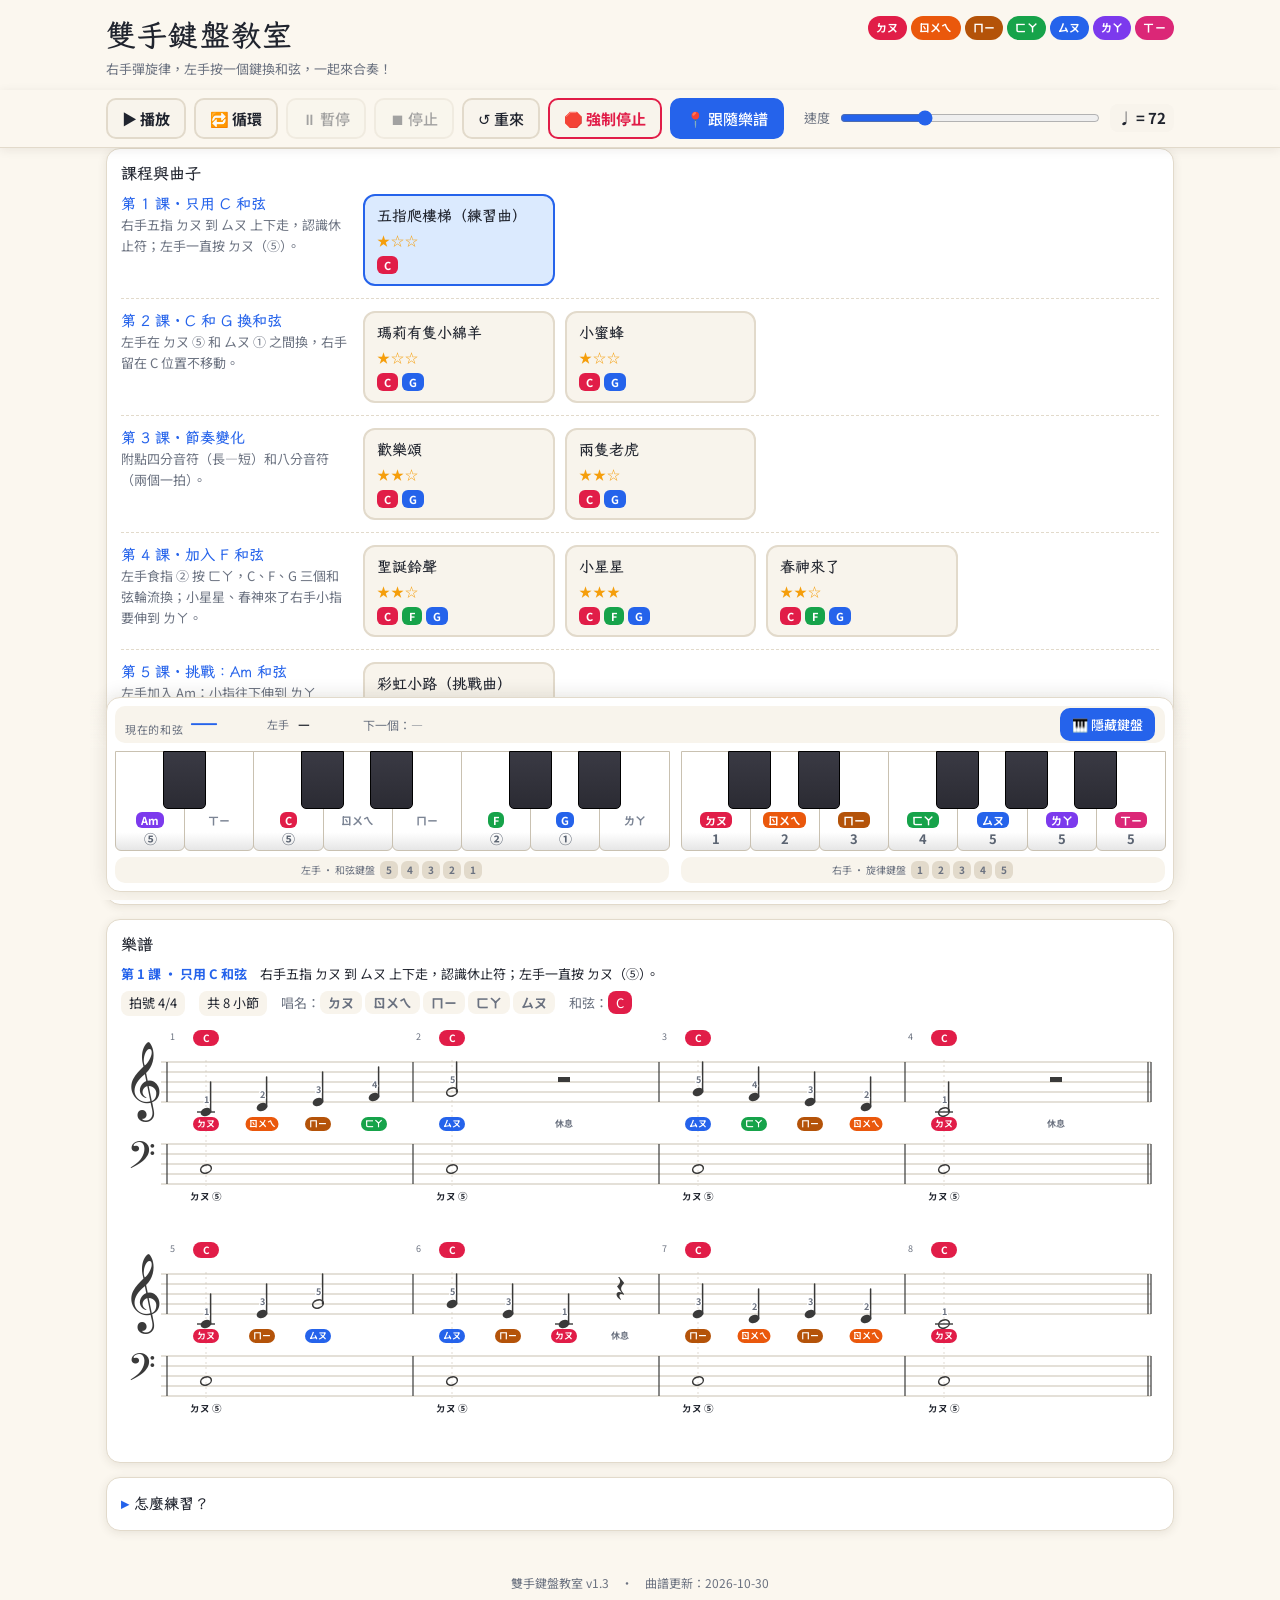
<file: index.html>
<!DOCTYPE html>
<html lang="zh-Hant">
<head>
<meta charset="utf-8">
<meta name="viewport" content="width=device-width, initial-scale=1">
<meta name="color-scheme" content="light dark">
<link rel="preconnect" href="https://fonts.googleapis.com">
<link rel="preconnect" href="https://fonts.gstatic.com" crossorigin>
<link href="https://fonts.googleapis.com/css2?family=LXGW+WenKai+TC:wght@400;700&family=Noto+Sans+TC:wght@400;500;700&family=Noto+Music&display=swap" rel="stylesheet">
<title>雙手鍵盤教室</title>
<link rel="stylesheet" href="style.css">
</head>
<body data-role="student">

<header class="app-header">
  <div class="title-wrap">
    <h1>雙手鍵盤教室</h1>
    <p class="subtitle">右手彈旋律，左手按一個鍵換和弦，一起來合奏！</p>
  </div>
  <div class="solfege-strip" id="solfegeStrip"></div>
</header>

<div class="playbar" id="playBar">
  <div class="playbar-in">
    <div class="pb-btns">
      <button class="btn primary" id="btnOnce" aria-pressed="false">▶ 播放</button>
      <button class="btn primary" id="btnLoop" aria-pressed="false">🔁 循環</button>
      <button class="btn" id="btnPause" aria-pressed="false" disabled>⏸ 暫停</button>
      <button class="btn" id="btnStop" disabled>⏹ 停止</button>
      <button class="btn" id="btnRestart">↺ 重來</button>
      <button class="btn danger" id="btnKill" title="強制關掉所有聲音（聲音卡住或網頁怪怪的時候用）">🛑 強制停止</button>
      <button class="btn" id="btnFollow" aria-pressed="true" title="播放時自動捲動樂譜">📍 跟隨樂譜</button>
    </div>
    <div class="pb-speed">
      <label class="field" for="bpmRange">速度</label>
      <input type="range" id="bpmRange" min="50" max="120" step="1" value="72">
      <span class="value-tag" id="bpmValue">♩ = 72</span>
    </div>
  </div>
</div>

<main>
  <div class="card problems" id="songProblems" role="alert" hidden></div>

  <section class="card" aria-labelledby="songsTitle">
    <h2 id="songsTitle">課程與曲子</h2>
    <div class="lessons" id="songGrid"></div>
  </section>

  <details class="card" id="practiceCard">
    <summary>練習設定（速度階梯、伴奏節奏、左手伴奏、練習段落）</summary>
    <div class="more-body">
    <p class="lock-note" hidden>🔒 播放中，這裡先鎖住。要修改請先按上方的「⏹ 停止」。</p>

    <div class="ctrl-row">
      <button class="btn small" id="btnLadder" aria-pressed="false">🪜 速度階梯</button>
      <label class="field" for="ladderStep">每遍加</label>
      <select id="ladderStep"><option value="2">2</option><option value="4">4</option><option value="6">6</option><option value="8">8</option></select>
      <label class="field" for="ladderMax">最快到</label>
      <select id="ladderMax"></select>
      <span class="ladder-info" id="ladderInfo"></span>
    </div>

    <div class="ctrl-row">
      <label class="field" for="rhythmSel">伴奏節奏</label>
      <select id="rhythmSel">
        <option value="march">進行曲（蹦恰蹦恰）</option>
        <option value="lyric">抒情（分解和弦）</option>
        <option value="pop">流行（8 Beat）</option>
      </select>
    </div>

    <div class="ctrl-row" style="align-items:flex-start;">
      <span class="field" style="flex:0 0 auto;">左手伴奏</span>
      <div style="flex:1 1 auto;min-width:0;">
        <div class="mode-row" id="arpRow"></div>
        <div class="range-info" id="arpInfo"></div>
      </div>
    </div>

    <div class="ctrl-row" style="align-items:flex-start;">
      <span class="field" style="flex:0 0 auto;">練習段落</span>
      <div style="flex:1 1 auto;min-width:0;">
        <div class="range-row" id="rangeRow"></div>
        <div class="range-info" id="rangeInfo"></div>
      </div>
    </div>
    </div>
  </details>

  <details class="card" id="moreSettings">
    <summary>更多設定（練習模式、網頁聲音、音名提示、延音踏板、混音器）</summary>
    <div class="more-body">
      <p class="lock-note" hidden>🔒 播放中，這裡先鎖住。要修改請先按上方的「⏹ 停止」。</p>
      <div class="ctrl-row">
        <span class="field" style="flex:0 0 auto;">練習模式</span>
        <div class="mode-row" id="modeRow"></div>
      </div>

      <div class="ctrl-row">
        <span class="field" style="flex:0 0 auto;">網頁聲音</span>
        <div class="voice-row" id="voiceRow"></div>
      </div>

      <div class="ctrl-row">
        <span class="field" style="flex:0 0 auto;">音名提示</span>
        <button class="btn small" id="btnPill" aria-pressed="true"></button>
      </div>

      <div class="switch-line">
        <button class="switch" id="sustainSw" aria-pressed="true" aria-label="延音踏板"></button>
        <span>延音踏板 Sustain</span>
      </div>

      <div class="mixer" id="mixer" style="margin-top:10px;"></div>
    </div>
  </details>

  <section class="card" aria-labelledby="scoreTitle">
    <h2 id="scoreTitle">樂譜</h2>
    <div class="score-meta" id="scoreMeta"></div>
    <div class="score-wrap" id="scoreWrap"></div>
  </section>


  <details class="card">
    <summary>怎麼練習？</summary>
    <div class="tips-body">
      <h3>一步一步來</h3>
      <ul>
        <li><b>聽示範</b>：先聽整首，看樂譜上的音符跟著亮。</li>
        <li><b>練右手</b>：跟著旋律唱唱名，再用右手彈。</li>
        <li><b>練左手</b>：只聽和弦，記住什麼時候換和弦。</li>
        <li><b>雙手合奏</b>：兩手一起，速度先放慢。</li>
        <li><b>配電子琴</b>：網頁只留節拍聲，在電子琴上自己彈。</li>
      </ul>
      <h3>小提醒</h3>
      <ul>
        <li>點樂譜上的小節，可以只練那一段；按「一直循環」就會重複播放。</li>
        <li>彈不順就把速度調慢，順了再用「速度階梯」慢慢加快。</li>
        <li>平板或手機如果沒有聲音，先點一下畫面上的按鈕，再確認不是靜音模式。</li>
      </ul>
    </div>
  </details>

</main>
<p class="app-version" id="appVersion"></p>


<footer class="sticky-footer" id="stickyFooter">
  <div class="kb-shell">
    <div class="now-chord" id="nowChord">
      <div class="nc-cell"><span class="nc-label">現在的和弦</span><span class="nc-value" id="ncValue">—</span></div>
      <div class="nc-cell"><span class="nc-label">左手</span><span class="nc-left" id="ncLeft">—</span></div>
      <div class="nc-cell"><span class="nc-next" id="ncNext">下一個：—</span></div>
      <button class="btn small kb-toggle" id="btnKeys" aria-pressed="true" aria-controls="kbBody">🎹 隱藏鍵盤</button>
    </div>
    <div class="kb-body" id="kbBody">
      <div class="kb-block kb-left">
        <div class="keys" id="keysL"></div>
        <div class="hand" id="handL"><span class="hlabel">左手</span></div>
      </div>
      <div class="kb-block kb-right">
        <div class="keys" id="keysR"></div>
        <div class="hand" id="handR"><span class="hlabel">右手</span></div>
      </div>
    </div>
  </div>
</footer>

<script src="songs.js"></script>
<script src="app.js"></script>
</body>
</html>
</file>
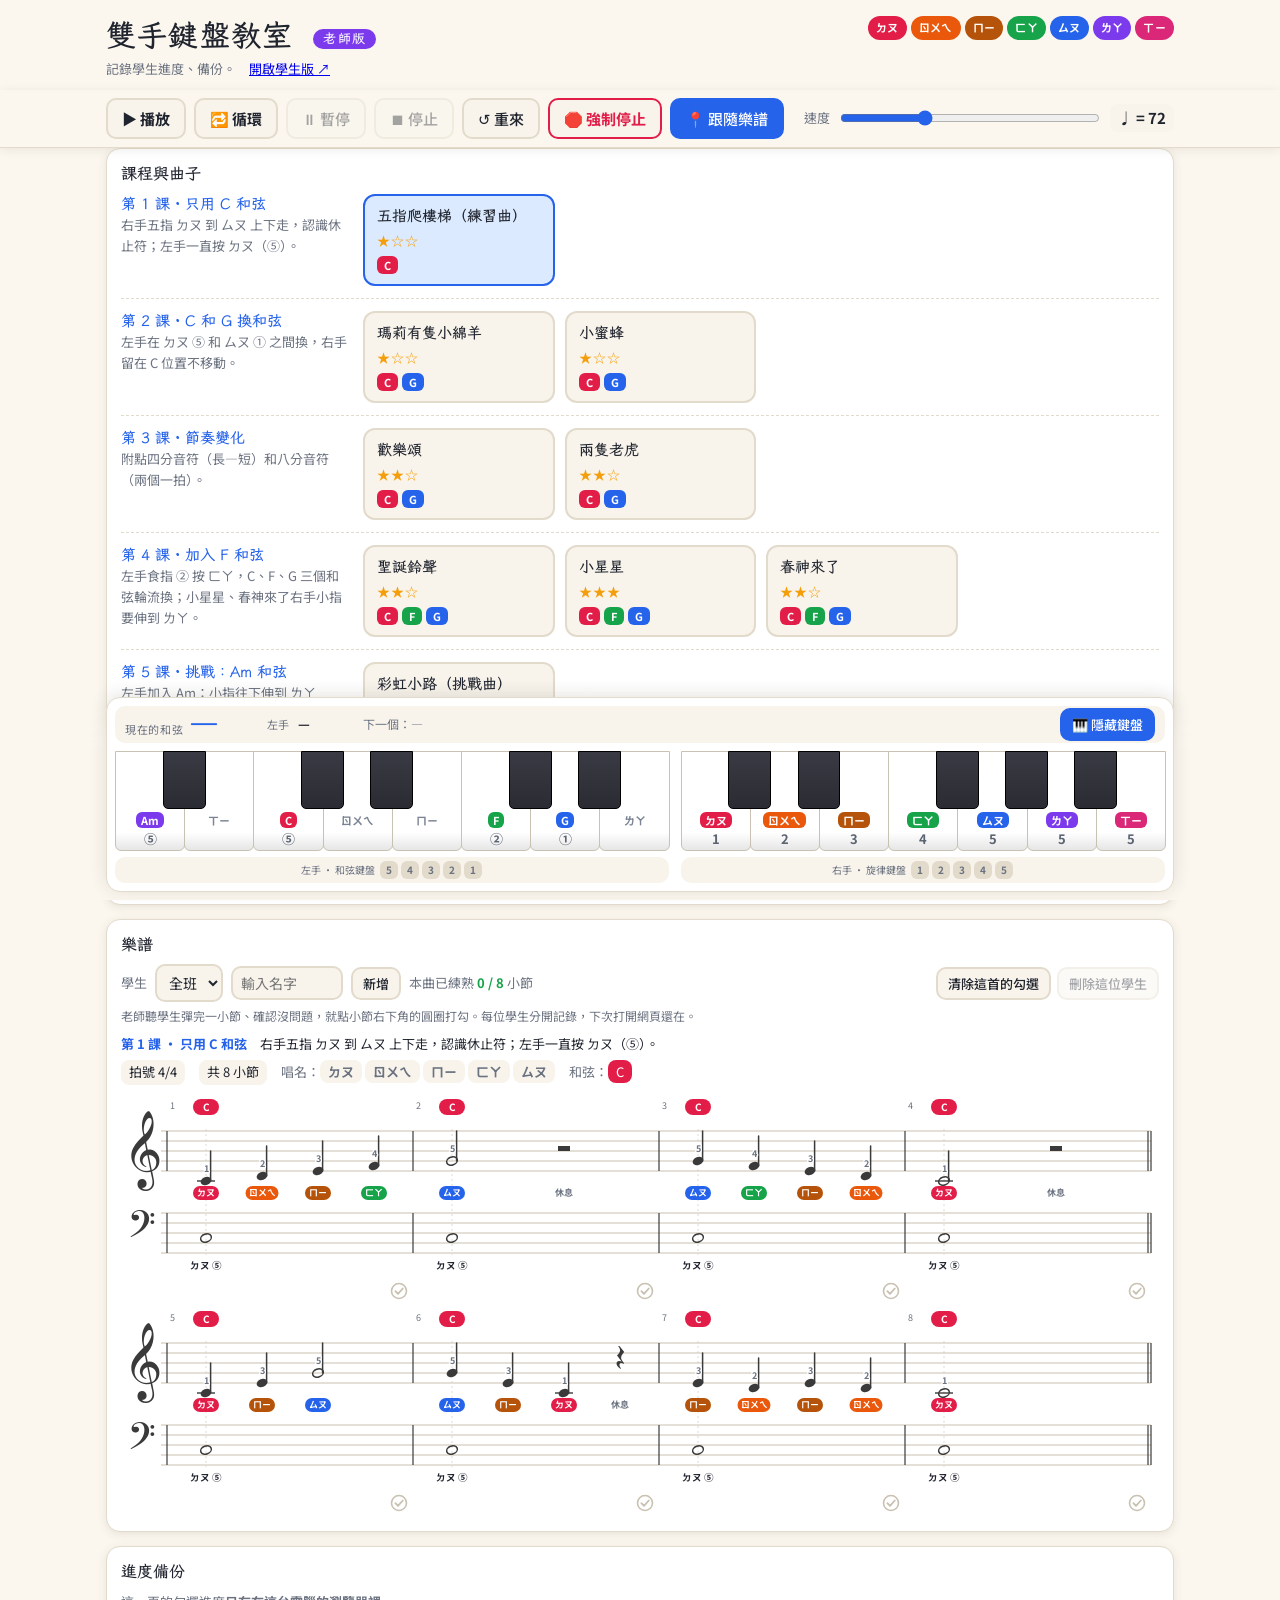
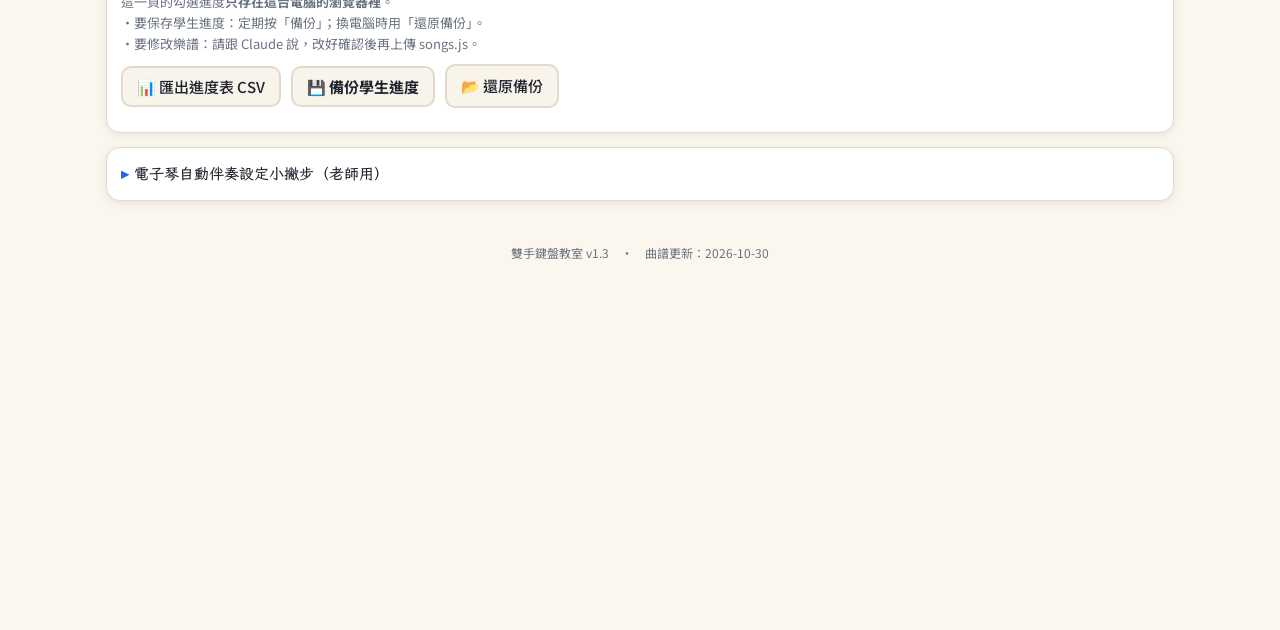
<file: teacher.html>
<!DOCTYPE html>
<html lang="zh-Hant">
<head>
<meta charset="utf-8">
<meta name="viewport" content="width=device-width, initial-scale=1">
<meta name="color-scheme" content="light dark">
<link rel="preconnect" href="https://fonts.googleapis.com">
<link rel="preconnect" href="https://fonts.gstatic.com" crossorigin>
<link href="https://fonts.googleapis.com/css2?family=LXGW+WenKai+TC:wght@400;700&family=Noto+Sans+TC:wght@400;500;700&family=Noto+Music&display=swap" rel="stylesheet">
<meta name="robots" content="noindex, nofollow">
<title>雙手鍵盤教室（老師版）</title>
<link rel="stylesheet" href="style.css">
</head>
<body data-role="teacher">

<header class="app-header">
  <div class="title-wrap">
    <h1>雙手鍵盤教室 <span class="role-badge">老師版</span></h1>
    <p class="subtitle">記錄學生進度、備份。　<a href="index.html" target="_blank" rel="noopener">開啟學生版 ↗</a></p>
  </div>
  <div class="solfege-strip" id="solfegeStrip"></div>
</header>

<div class="playbar" id="playBar">
  <div class="playbar-in">
    <div class="pb-btns">
      <button class="btn primary" id="btnOnce" aria-pressed="false">▶ 播放</button>
      <button class="btn primary" id="btnLoop" aria-pressed="false">🔁 循環</button>
      <button class="btn" id="btnPause" aria-pressed="false" disabled>⏸ 暫停</button>
      <button class="btn" id="btnStop" disabled>⏹ 停止</button>
      <button class="btn" id="btnRestart">↺ 重來</button>
      <button class="btn danger" id="btnKill" title="強制關掉所有聲音（聲音卡住或網頁怪怪的時候用）">🛑 強制停止</button>
      <button class="btn" id="btnFollow" aria-pressed="true" title="播放時自動捲動樂譜">📍 跟隨樂譜</button>
    </div>
    <div class="pb-speed">
      <label class="field" for="bpmRange">速度</label>
      <input type="range" id="bpmRange" min="50" max="120" step="1" value="72">
      <span class="value-tag" id="bpmValue">♩ = 72</span>
    </div>
  </div>
</div>

<main>
  <div class="card problems" id="songProblems" role="alert" hidden></div>

  <section class="card" aria-labelledby="songsTitle">
    <h2 id="songsTitle">課程與曲子</h2>
    <div class="lessons" id="songGrid"></div>
  </section>

  <details class="card" id="practiceCard">
    <summary>練習設定（速度階梯、伴奏節奏、左手伴奏、練習段落）</summary>
    <div class="more-body">
    <p class="lock-note" hidden>🔒 播放中，這裡先鎖住。要修改請先按上方的「⏹ 停止」。</p>

    <div class="ctrl-row">
      <button class="btn small" id="btnLadder" aria-pressed="false">🪜 速度階梯</button>
      <label class="field" for="ladderStep">每遍加</label>
      <select id="ladderStep"><option value="2">2</option><option value="4">4</option><option value="6">6</option><option value="8">8</option></select>
      <label class="field" for="ladderMax">最快到</label>
      <select id="ladderMax"></select>
      <span class="ladder-info" id="ladderInfo"></span>
    </div>

    <div class="ctrl-row">
      <label class="field" for="rhythmSel">伴奏節奏</label>
      <select id="rhythmSel">
        <option value="march">進行曲（蹦恰蹦恰）</option>
        <option value="lyric">抒情（分解和弦）</option>
        <option value="pop">流行（8 Beat）</option>
      </select>
    </div>

    <div class="ctrl-row" style="align-items:flex-start;">
      <span class="field" style="flex:0 0 auto;">左手伴奏</span>
      <div style="flex:1 1 auto;min-width:0;">
        <div class="mode-row" id="arpRow"></div>
        <div class="range-info" id="arpInfo"></div>
      </div>
    </div>

    <div class="ctrl-row" style="align-items:flex-start;">
      <span class="field" style="flex:0 0 auto;">練習段落</span>
      <div style="flex:1 1 auto;min-width:0;">
        <div class="range-row" id="rangeRow"></div>
        <div class="range-info" id="rangeInfo"></div>
      </div>
    </div>
    </div>
  </details>

  <details class="card" id="moreSettings">
    <summary>更多設定（練習模式、網頁聲音、音名提示、延音踏板、混音器）</summary>
    <div class="more-body">
      <p class="lock-note" hidden>🔒 播放中，這裡先鎖住。要修改請先按上方的「⏹ 停止」。</p>
      <div class="ctrl-row">
        <span class="field" style="flex:0 0 auto;">練習模式</span>
        <div class="mode-row" id="modeRow"></div>
      </div>

      <div class="ctrl-row">
        <span class="field" style="flex:0 0 auto;">網頁聲音</span>
        <div class="voice-row" id="voiceRow"></div>
      </div>

      <div class="ctrl-row">
        <span class="field" style="flex:0 0 auto;">音名提示</span>
        <button class="btn small" id="btnPill" aria-pressed="true"></button>
      </div>

      <div class="switch-line">
        <button class="switch" id="sustainSw" aria-pressed="true" aria-label="延音踏板"></button>
        <span>延音踏板 Sustain</span>
      </div>

      <div class="mixer" id="mixer" style="margin-top:10px;"></div>
    </div>
  </details>

  <section class="card" aria-labelledby="scoreTitle">
    <h2 id="scoreTitle">樂譜</h2>
    <div class="teacher-row">
      <label class="field" for="studentSel">學生</label>
      <select id="studentSel"></select>
      <input id="newStudent" type="text" maxlength="20" placeholder="輸入名字" aria-label="新增學生名字">
      <button class="btn small" id="btnAddStudent">新增</button>
      <span class="progress-info" id="progressInfo"></span>
      <span class="teacher-actions">
        <button class="btn small" id="btnClearDone">清除這首的勾選</button>
        <button class="btn small" id="btnDelStudent">刪除這位學生</button>
      </span>
    </div>
    <p class="teacher-hint">老師聽學生彈完一小節、確認沒問題，就點小節右下角的圓圈打勾。每位學生分開記錄，下次打開網頁還在。</p>
    <div class="score-meta" id="scoreMeta"></div>
    <div class="score-wrap" id="scoreWrap"></div>
  </section>

  <section class="card teacher-tools" aria-labelledby="toolsTitle">
    <h2 id="toolsTitle">進度備份</h2>
    <p class="tool-note">
      這一頁的勾選進度<b>只存在這台電腦的瀏覽器裡</b>。<br>
      ・要保存學生進度：定期按「備份」；換電腦時用「還原備份」。<br>
      ・要修改樂譜：請跟 Claude 說，改好確認後再上傳 songs.js。
    </p>
    <div class="ctrl-row">
      <button class="btn" id="btnExportCSV">📊 匯出進度表 CSV</button>
      <button class="btn primary" id="btnBackup">💾 備份學生進度</button>
      <label class="btn file-btn">📂 還原備份<input type="file" id="restoreFile" accept=".json,application/json" aria-label="選擇備份檔"></label>
    </div>
    <p id="toolMsg" style="font-weight:700;margin:6px 0 0;"></p>
  </section>

  <details class="card">
    <summary>電子琴自動伴奏設定小撇步（老師用）</summary>
    <div class="tips-body">
      <h3>一、開啟「單指和弦」模式</h3>
      <ul>
        <li>在電子琴上找到「自動伴奏」或「和弦模式」的按鈕，切換到「單指和弦」。這樣左手只要按一個鍵，就能彈出整個和弦。</li>
        <li>如果電子琴只有「多指和弦」，也可以請學生按三個音，本頁的左手練習仍可先按一個鍵建立概念。</li>
      </ul>
      <h3>二、把速度設成跟本頁一樣</h3>
      <ul>
        <li>先在本頁把速度調到學生覺得舒服的數字，再按電子琴上的「速度」鍵把數字調成一樣，兩邊就會同步。</li>
        <li>建議從 ♩ = 60～72 開始，熟練後再慢慢加快。</li>
      </ul>
      <h3>三、左手在分割點左邊按 ㄉㄡ、ㄈㄚ、ㄙㄡ</h3>
      <ul>
        <li>電子琴通常有一個「分割點」，分割點左邊是伴奏區。請學生把手放在分割點左邊。</li>
        <li>左手只需要按三個位置：ㄉㄡ（C）、ㄈㄚ（F）、ㄙㄡ（G），手不需要移動，靠手指伸縮即可。</li>
        <li>本頁的左手指法：ㄉㄡ 用第 ⑤ 指、ㄈㄚ 用第 ② 指、ㄙㄡ 用第 ① 指。</li>
        <li>第 5 課的挑戰曲多了 Am（A 小和弦）：左手小指 ⑤ 往下伸到比 ㄉㄡ 低的 ㄌㄚ，換和弦時手要稍微移動。電子琴單指和弦要彈出小和弦的方法依機型不同（常見做法是按 ㄌㄚ 加左邊一個黑鍵），請對照琴的說明書。</li>
      </ul>
      <h3>四、左手手型</h3>
      <ul>
        <li>手掌輕輕拱起，像握著一顆網球，手腕放鬆不要壓低。</li>
        <li>按鍵時指尖出力，手指不要伸直拍打鍵盤。</li>
        <li>換和弦時只要手指動，手腕幾乎不動，這樣速度才能穩定。</li>
      </ul>
      <h3>五、課堂流程建議</h3>
      <ul>
        <li>先用「聽示範」讓學生熟悉旋律與和弦的搭配。</li>
        <li>再用「練右手」只聽旋律加節拍，讓學生跟著唱唱名。</li>
        <li>接著「練左手」只聽和弦，感受換和弦的時機。</li>
        <li>最後「配電子琴」關掉網頁聲音，學生在電子琴上實際雙手合奏，網頁只留節拍聲。</li>
      </ul>
    </div>
  </details>

</main>
<p class="app-version" id="appVersion"></p>


<footer class="sticky-footer" id="stickyFooter">
  <div class="kb-shell">
    <div class="now-chord" id="nowChord">
      <div class="nc-cell"><span class="nc-label">現在的和弦</span><span class="nc-value" id="ncValue">—</span></div>
      <div class="nc-cell"><span class="nc-label">左手</span><span class="nc-left" id="ncLeft">—</span></div>
      <div class="nc-cell"><span class="nc-next" id="ncNext">下一個：—</span></div>
      <button class="btn small kb-toggle" id="btnKeys" aria-pressed="true" aria-controls="kbBody">🎹 隱藏鍵盤</button>
    </div>
    <div class="kb-body" id="kbBody">
      <div class="kb-block kb-left">
        <div class="keys" id="keysL"></div>
        <div class="hand" id="handL"><span class="hlabel">左手</span></div>
      </div>
      <div class="kb-block kb-right">
        <div class="keys" id="keysR"></div>
        <div class="hand" id="handR"><span class="hlabel">右手</span></div>
      </div>
    </div>
  </div>
</footer>

<script src="songs.js"></script>
<script src="app.js"></script>
</body>
</html>
</file>
<file: style.css>
:root{
  --do:#e11d48; --re:#ea580c; --mi:#b45309; --fa:#16a34a;
  --sol:#2563eb; --la:#7c3aed; --si:#db2777;
  --bg:#fbf7ef; --bg2:#f2ece0; --panel:#ffffff; --panel2:#f8f4ec;
  --text:#20242e; --muted:#6b7280; --line:#e2dacb;
  --staff:#3a3a3a; --staff-soft:#c9c1b1;
  --accent:#2563eb; --accent-soft:#dbeafe; --glow:#f59e0b; --bar-hl:#eef3ff;
  --key-white:#ffffff; --key-white-edge:#c9c1b1; --key-black:#2b2b33; --key-press:#fbbf24;
  --shadow:0 2px 10px rgba(60,50,30,.10); --radius:14px;
}
@media (prefers-color-scheme: dark){
  :root:not([data-theme="light"]){
    --do:#fb7185; --re:#fb923c; --mi:#fbbf24; --fa:#4ade80;
    --sol:#60a5fa; --la:#a78bfa; --si:#f472b6;
    --bg:#14161c; --bg2:#1b1e26; --panel:#1f232c; --panel2:#252a34;
    --text:#e8e9ee; --muted:#9aa3b2; --line:#343a46;
    --staff:#d6d9e0; --staff-soft:#4a5260;
    --accent:#60a5fa; --accent-soft:#1e3a5f; --glow:#fbbf24; --bar-hl:#232c3d;
    --key-white:#e9ecf2; --key-white-edge:#565f6e; --key-black:#12151b; --key-press:#fbbf24;
    --shadow:0 2px 12px rgba(0,0,0,.45);
  }
}
:root[data-theme="dark"]{
  --do:#fb7185; --re:#fb923c; --mi:#fbbf24; --fa:#4ade80;
  --sol:#60a5fa; --la:#a78bfa; --si:#f472b6;
  --bg:#14161c; --bg2:#1b1e26; --panel:#1f232c; --panel2:#252a34;
  --text:#e8e9ee; --muted:#9aa3b2; --line:#343a46;
  --staff:#d6d9e0; --staff-soft:#4a5260;
  --accent:#60a5fa; --accent-soft:#1e3a5f; --glow:#fbbf24; --bar-hl:#232c3d;
  --key-white:#e9ecf2; --key-white-edge:#565f6e; --key-black:#12151b; --key-press:#fbbf24;
  --shadow:0 2px 12px rgba(0,0,0,.45);
}
*,*::before,*::after{ box-sizing:border-box; }
html,body{ max-width:100%; }
body{
  margin:0; background:var(--bg); color:var(--text);
  font-family:"Noto Sans TC","PingFang TC","Microsoft JhengHei",system-ui,sans-serif;
  font-size:15px; line-height:1.6; overflow-x:hidden;
  -webkit-text-size-adjust:100%; padding-bottom:8px;
}
h1,h2,h3{ font-family:"LXGW WenKai TC","Noto Sans TC",serif; margin:0; line-height:1.3; }
button{ font-family:inherit; font-size:inherit; color:inherit; }
:focus-visible{ outline:3px solid var(--accent); outline-offset:2px; border-radius:8px; }
.app-header{
  display:flex; align-items:flex-start; justify-content:space-between;
  gap:12px; flex-wrap:wrap; padding:16px 16px 10px;
  max-width:1100px; margin:0 auto;
}
.app-header h1{ font-size:clamp(22px,5vw,30px); letter-spacing:.04em; }
.subtitle{ margin:4px 0 0; color:var(--muted); font-size:13px; }
.solfege-strip{ display:flex; gap:4px; flex-wrap:wrap; }
.solfege-strip .sf{
  display:inline-block; padding:3px 8px; border-radius:999px;
  font-size:11px; font-weight:700; color:#fff;
  background:var(--c); letter-spacing:.03em; white-space:nowrap;
}
main{ max-width:1100px; margin:0 auto; padding:0 16px 20px; }
.card{
  background:var(--panel); border:1px solid var(--line); border-radius:var(--radius);
  padding:14px; margin-bottom:14px; box-shadow:var(--shadow);
}
.card > h2{ font-size:16px; margin-bottom:10px; }
.song-grid{ display:grid; grid-template-columns:repeat(4,1fr); gap:10px; }
@media (max-width:640px){ .song-grid{ grid-template-columns:repeat(2,1fr); } }
.song-card{
  display:flex; flex-direction:column; gap:6px; align-items:flex-start;
  background:var(--panel2); border:2px solid var(--line); border-radius:12px;
  padding:10px 12px; cursor:pointer; text-align:left;
  transition:border-color .15s, background .15s, transform .12s; min-height:88px;
}
.song-card:hover{ transform:translateY(-1px); }
.song-card[aria-pressed="true"]{ border-color:var(--accent); background:var(--accent-soft); }
.sc-title{ font-family:"LXGW WenKai TC",serif; font-weight:700; font-size:15px; }
.sc-stars{ color:#f59e0b; font-size:13px; letter-spacing:1px; }
.sc-chords{ display:flex; gap:4px; flex-wrap:wrap; }
.ch-chip{
  font-style:normal; font-size:11px; font-weight:700; color:#fff;
  background:var(--c); border-radius:6px; padding:1px 7px;
}
.lessons{ display:flex; flex-direction:column; gap:12px; }
.lesson{ display:grid; grid-template-columns:230px minmax(0,1fr); gap:12px; align-items:start;
  border-top:1px dashed var(--line); padding-top:12px; }
.lesson:first-child{ border-top:none; padding-top:0; }
.lesson-head h3{ font-size:15px; color:var(--accent); }
.lesson-head p{ margin:2px 0 0; font-size:13px; color:var(--muted); }
.lesson .song-grid{ grid-template-columns:repeat(auto-fill, minmax(170px, 1fr)); }
@media (max-width:640px){
  .lesson{ grid-template-columns:1fr; gap:6px; }
  .lesson .song-grid{ grid-template-columns:repeat(2, minmax(0,1fr)); }
}
.sc-prog{ font-size:11px; font-weight:700; color:var(--fa); }
.sc-prog.full{ color:#fff; background:var(--fa); border-radius:6px; padding:1px 7px; }
.problems{ border-color:var(--do); color:var(--text); font-size:13px; }
.problems b{ color:var(--do); }
.problems ul{ margin:6px 0 0; padding-left:1.2em; }
.teacher-row{ display:flex; flex-wrap:wrap; gap:8px; align-items:center; margin-bottom:4px; }
.teacher-row input[type=text], .teacher-row input[type=password]{
  font-family:inherit; font-size:14px; color:var(--text); width:8em;
  background:var(--panel2); border:2px solid var(--line); border-radius:10px; padding:5px 8px;
}
.progress-info{ font-size:13px; color:var(--muted); }
.progress-info b{ color:var(--fa); }
.teacher-actions{ display:flex; gap:6px; margin-left:auto; flex-wrap:wrap; }
.btn.warn{ background:var(--do); border-color:var(--do); color:#fff; }
.teacher-hint{ margin:0 0 8px; font-size:12px; color:var(--muted); }
.lesson-goal{ flex-basis:100%; color:var(--text); }
.lesson-goal b{ color:var(--accent); }
.ctrl-row{ display:flex; flex-wrap:wrap; gap:10px; align-items:center; margin-bottom:10px; }
.btn{
  border:2px solid var(--line); background:var(--panel2); border-radius:10px;
  padding:8px 14px; cursor:pointer; font-weight:500;
  transition:background .15s, border-color .15s, color .15s; white-space:nowrap;
}
@media (hover:hover){ .btn:hover{ border-color:var(--accent); } }
.btn[aria-pressed="true"]{ background:var(--accent); border-color:var(--accent); color:#fff; }
.btn.primary{ font-weight:700; }
.btn.small{ padding:5px 10px; font-size:13px; }
.btn:disabled{ opacity:.4; cursor:not-allowed; }
label.field{ display:flex; align-items:center; gap:8px; font-size:13px; color:var(--muted); }
input[type=range]{ accent-color:var(--accent); }
select{
  font-family:inherit; font-size:14px; color:var(--text);
  background:var(--panel2); border:2px solid var(--line);
  border-radius:10px; padding:6px 8px;
}
.value-tag{
  display:inline-block; min-width:56px; text-align:center;
  font-weight:700; color:var(--text);
  background:var(--panel2); border-radius:8px; padding:2px 8px;
  font-variant-numeric:tabular-nums;
}
.range-row{ display:flex; flex-wrap:wrap; gap:6px; align-items:center; }
.range-info{ font-size:13px; color:var(--muted); margin-top:6px; }
.range-info b{ color:var(--accent); }
.mode-row{ display:flex; flex-wrap:wrap; gap:6px; margin-top:4px; }
.ladder-info{ font-size:13px; color:var(--muted); }
.ladder-info b{ color:var(--accent); }
select:disabled{ opacity:.45; }
.voice-row{ display:flex; flex-wrap:wrap; gap:6px; }
.mixer{ display:grid; grid-template-columns:repeat(6,1fr); gap:8px;
  background:var(--panel2); border-radius:12px; padding:10px; }
@media (max-width:640px){ .mixer{ grid-template-columns:repeat(3,1fr); } }
.mixer .ch{ display:flex; flex-direction:column; align-items:center; gap:4px; }
.mixer .ch-name{
  font-size:11px; background:none; border:none; cursor:pointer;
  padding:2px 6px; border-radius:6px; color:var(--muted); font-weight:700; white-space:nowrap;
}
.mixer .ch-name.muted{ color:#fff; background:#ef4444; text-decoration:line-through; }
.mixer input[type=range]{
  writing-mode:vertical-lr; direction:rtl;
  width:24px; height:86px; accent-color:var(--accent); padding:0; margin:0;
}
.mixer .ch-val{ font-size:11px; color:var(--muted); font-variant-numeric:tabular-nums; }
.switch-line{ display:flex; align-items:center; gap:8px; margin-top:10px; font-size:13px; }
.switch{
  position:relative; width:46px; height:26px; border-radius:999px;
  border:2px solid var(--line); background:var(--panel2); cursor:pointer;
  padding:0; flex:0 0 auto;
}
.switch::after{
  content:""; position:absolute; top:2px; left:2px; width:18px; height:18px;
  border-radius:50%; background:var(--muted); transition:left .16s, background .16s;
}
.switch[aria-pressed="true"]{ background:var(--accent); border-color:var(--accent); }
.switch[aria-pressed="true"]::after{ left:22px; background:#fff; }
.score-meta{
  display:flex; flex-wrap:wrap; gap:6px 14px; font-size:13px;
  color:var(--muted); margin-bottom:8px; align-items:center;
}
.score-meta .tag{
  background:var(--panel2); border-radius:8px; padding:2px 8px; color:var(--text);
}
.score-wrap{ width:100%; overflow:hidden; }
.score-svg{ display:block; width:100%; height:auto; touch-action:manipulation; }
.staff-line{ stroke:var(--staff-soft); stroke-width:1; }
.ledger-line{ stroke:var(--staff); stroke-width:1.4; }
.barline{ stroke:var(--staff); stroke-width:1.2; }
.clef{ font-family:"Noto Music","Noto Sans TC",serif; fill:var(--staff); }
.note-head{ fill:var(--staff); }
.note-head.open{ fill:none; stroke:var(--staff); stroke-width:1.5; }
.stem{ stroke:var(--staff); stroke-width:1.5; stroke-linecap:round; }
.flag{ stroke:var(--staff); stroke-width:1.6; fill:none; stroke-linecap:round; }
.dot-note{ fill:var(--staff); }
.fing-text{
  font-family:"Noto Sans TC",sans-serif; font-size:9px; font-weight:700;
  fill:var(--muted); paint-order:stroke; stroke:var(--panel); stroke-width:2.5px;
  stroke-linejoin:round;
}
.bar-num{ font-family:"Noto Sans TC",sans-serif; font-size:9px; fill:var(--muted); }
.solfege-pill{
  font-family:"Noto Sans TC",sans-serif; font-size:9px; font-weight:700;
  fill:#fff;
}
.chord-pill{ font-family:"Noto Sans TC",sans-serif; font-size:10px; font-weight:700; fill:#fff; }
.left-label{
  font-family:"Noto Sans TC",sans-serif; font-size:9.5px; font-weight:700;
  fill:var(--text);
}
.bar-hit{ fill:transparent; cursor:pointer; }
.beat-guide{ stroke:var(--staff-soft); stroke-width:1; stroke-dasharray:2 3; opacity:.55; pointer-events:none; }
.bar-done{ fill:var(--fa); opacity:0; pointer-events:none; }
.bar-done.on{ opacity:.10; }
.bar-check{ cursor:pointer; }
.bar-check .ck-hit{ fill:transparent; }
.bar-check .ck-ring{ fill:var(--panel); stroke:var(--staff-soft); stroke-width:1.6; }
.bar-check .ck-mark{ fill:none; stroke:var(--staff-soft); stroke-width:1.8; stroke-linecap:round; stroke-linejoin:round; }
.bar-check:hover .ck-ring{ stroke:var(--fa); }
.bar-check.on .ck-ring{ fill:var(--fa); stroke:var(--fa); }
.bar-check.on .ck-mark{ stroke:#fff; }
.bar-check:focus-visible{ outline:none; }
.bar-check:focus-visible .ck-ring{ stroke:var(--accent); stroke-width:3; }
.beam{ fill:var(--staff); }
.left-fing{ font-family:"Noto Sans TC",sans-serif; font-size:9.5px; font-weight:700; fill:var(--muted); }
.rest-block{ fill:var(--staff); }
.rest-glyph{ font-family:"Noto Music","Segoe UI Symbol",serif; fill:var(--staff); }
.rest-label{ font-family:"Noto Sans TC",sans-serif; font-size:9px; font-weight:700; fill:var(--muted); }
.bar-hit:hover{ fill:rgba(37,99,235,.06); }
.bar-hl{ fill:var(--bar-hl); opacity:0; pointer-events:none; transition:opacity .12s; }
.bar-hl.on{ opacity:1; }
.sel-rect{ fill:none; stroke:var(--accent); stroke-width:2; stroke-dasharray:6 4; pointer-events:none; }
.note-group{ transition:filter .1s; }
.note-group.is-on{ filter:drop-shadow(0 0 6px var(--glow)) drop-shadow(0 0 2px var(--glow)); }
.note-group.is-on .note-head,
.note-group.is-on .note-head.open{ fill:var(--glow); stroke:var(--glow); }
.note-group.is-on .stem,
.note-group.is-on .flag{ stroke:var(--glow); }
.sticky-footer{
  position:sticky; bottom:0; z-index:50;
  background:linear-gradient(to top, var(--bg) 72%, transparent);
  padding:6px 16px 8px; max-width:1100px; margin:0 auto;
}
.kb-shell{
  background:var(--panel); border:1px solid var(--line); border-radius:14px;
  padding:8px; box-shadow:0 -2px 18px rgba(40,30,10,.12);
  display:flex; flex-direction:column; gap:8px;
}
.now-chord{
  display:flex; flex-wrap:wrap; align-items:center; gap:4px 18px;
  background:var(--panel2); border-radius:10px; padding:2px 10px;
}
.nc-cell{ display:flex; align-items:baseline; gap:8px; }
.nc-label{ font-size:11px; color:var(--muted); letter-spacing:.06em; }
.nc-value{
  font-family:"LXGW WenKai TC",serif; font-weight:700;
  font-size:26px; line-height:1.1; color:var(--accent); min-width:2.2em;
}
.nc-left{ font-size:13px; font-weight:700; color:var(--text); min-width:3.6em; }
.nc-next{ font-size:12px; color:var(--muted); }
.kb-toggle{ margin-left:auto; }
.hand .finger{ width:18px; height:18px; }
.hand{ margin-top:5px; padding:3px 6px; }
.kb-body{ display:flex; gap:12px; align-items:flex-start; }
.kb-block{ min-width:0; }
.kb-left{ flex:8 1 0; }
.kb-right{ flex:7 1 0; }
@media (max-width:700px){
  .kb-body{ flex-direction:column; gap:6px; }
  .kb-left, .kb-right{ flex:none; width:100%; }
}
body.kb-hidden .kb-body{ display:none; }
body.kb-hidden .app-version{ margin-bottom:70px; }
.zone-row{ font-size:11px; color:var(--muted); font-weight:700; padding:0 2px 3px; }
.kb-right .zone-row{ text-align:right; }
.keys{ position:relative; display:flex; width:100%; height:96px; }
.wkey{
  flex:1 1 0; min-width:0; position:relative;
  background:linear-gradient(to bottom, var(--key-white), var(--key-white) 82%, #e6e6e6);
  border:1px solid var(--key-white-edge); border-radius:0 0 6px 6px;
  margin-right:-1px;
  display:flex; flex-direction:column; justify-content:flex-end; align-items:center; gap:4px;
  padding:4px 0 5px; cursor:pointer;
  transition:background .08s, transform .08s;
  user-select:none; -webkit-tap-highlight-color:transparent;
}
:root[data-theme="dark"] .wkey{
  background:linear-gradient(to bottom, #eef1f6, #dfe3ea 82%, #c9cdd5);
}
.wkey:last-child{ margin-right:0; }
.wkey.pressed, .wkey.tap{
  background:linear-gradient(to bottom, #fb923c, #f97316 70%, #ea580c);
  box-shadow:0 0 0 3px #f97316 inset, 0 0 14px 2px rgba(249,115,22,.75);
  z-index:1;
}
.wkey.hint{ box-shadow:0 0 0 3px var(--glow) inset; }
.bkey{
  position:absolute; top:0; height:58%;
  background:linear-gradient(to bottom, #3a3a44, var(--key-black));
  border-radius:0 0 5px 5px; border:1px solid #000;
  cursor:pointer; z-index:2; transition:background .08s;
  -webkit-tap-highlight-color:transparent;
}
.bkey.pressed, .bkey.tap{
  background:linear-gradient(to bottom, #f97316, #c2410c);
  box-shadow:0 0 0 2px #fdba74 inset, 0 0 14px 2px rgba(249,115,22,.85);
}
.bkey.hint{ box-shadow:0 0 0 3px var(--glow) inset; }
.wk-sol{
  font-size:11px; font-weight:700; color:#fff; border-radius:6px;
  padding:0 5px; line-height:16px; background:var(--c,var(--muted));
  pointer-events:none; white-space:nowrap;
}
.wk-sol.plain{ background:none; color:#7b8494; }
.wk-finger{ font-size:13px; font-weight:700; color:#5b6472; line-height:1; pointer-events:none; }
.hand{
  display:flex; justify-content:center; gap:3px; margin-top:6px;
  background:var(--panel2); border-radius:10px; padding:4px 6px; min-width:0;
}
.hand .hlabel{
  font-size:10px; color:var(--muted); align-self:center; margin-right:2px; white-space:nowrap;
}
.finger{
  width:20px; height:20px; border-radius:6px; background:var(--line); color:var(--muted);
  font-size:10px; font-weight:700;
  display:flex; align-items:center; justify-content:center;
  transition:transform .1s, background .1s, color .1s;
  flex:0 0 auto;
}
.finger.up{ background:var(--glow); color:#3a2500; transform:translateY(-5px); }
details.card > summary{
  cursor:pointer; font-family:"LXGW WenKai TC",serif; font-weight:700;
  font-size:15px; list-style:none;
}
details.card > summary::-webkit-details-marker{ display:none; }
details.card > summary::before{ content:"▸ "; color:var(--accent); }
details.card[open] > summary::before{ content:"▾ "; }
.tips-body{ margin-top:10px; font-size:14px; }
.tips-body h3{ font-size:14px; margin:12px 0 4px; color:var(--accent); }
.tips-body ul{ margin:4px 0; padding-left:1.2em; }
.tips-body li{ margin:3px 0; }

.custom-tag{ font-size:11px; font-weight:700; color:#fff; background:var(--la); border-radius:6px; padding:1px 7px; }

@media (prefers-reduced-motion: reduce){
  *{ transition-duration:.001ms !important; animation-duration:.001ms !important; }
  html{ scroll-behavior:auto !important; }
}

/* ===== 學生版 / 老師版 ===== */
body[data-role="student"] .bar-check,
body[data-role="student"] .bar-done{ display:none; }
.role-badge{
  display:inline-block; margin-left:8px; padding:2px 10px; border-radius:999px;
  font-size:13px; font-weight:700; vertical-align:middle;
  color:#fff; background:var(--la);
}
.teacher-tools .ctrl-row{ flex-wrap:wrap; }
.teacher-tools .tool-note{ font-size:13px; color:var(--muted); margin:4px 0 10px; line-height:1.6; }
.file-btn{ position:relative; overflow:hidden; }
.file-btn input{ position:absolute; inset:0; opacity:0; cursor:pointer; }
.app-version{
  text-align:center; font-size:12px; color:var(--muted);
  margin:8px 0 150px;
}
.app-version a{ color:var(--muted); }

/* ===== 平板／觸控螢幕 ===== */
.keys, .wkey, .bkey{ touch-action:none; -webkit-user-select:none; user-select:none; -webkit-touch-callout:none; }
@media (min-width:700px){ .keys{ height:100px; } }
@media (max-width:700px){ .keys{ height:72px; } }
@media (pointer:coarse){
  .btn{ min-height:48px; }
  .btn.small{ min-height:44px; padding:8px 16px; }
  select{ min-height:44px; font-size:15px; }
  input[type=range]{ min-height:44px; }
  .switch{ width:68px; height:44px; }
  .switch::after{ width:34px; height:34px; }
  .switch[aria-pressed="true"]::after{ left:28px; }
  .mixer .ch-name{ min-height:44px; padding:10px 12px; }
  .ctrl-row, .range-row, .mode-row, .voice-row{ gap:10px; }
  .bar-check .ck-hit{ r:15; }
  details.card > summary{ min-height:44px; display:flex; align-items:center; }
}

/* ===== 上方播放列／更多設定 ===== */
.playbar{
  position:sticky; top:0; z-index:60;
  background:var(--bg); border-bottom:1px solid var(--line);
  box-shadow:0 2px 10px rgba(40,30,10,.08);
}
.playbar-in{
  max-width:1100px; margin:0 auto; padding:8px 16px;
  display:flex; flex-wrap:wrap; gap:8px 16px; align-items:center; justify-content:space-between;
}
.pb-btns{ display:flex; flex-wrap:wrap; gap:8px; }
.pb-speed{ display:flex; align-items:center; gap:8px; flex:1 1 220px; min-width:0; justify-content:flex-end; }
.pb-speed input[type=range]{ flex:1 1 120px; max-width:260px; min-width:0; }
.more-body{ margin-top:12px; }
#moreSettings > summary, #practiceCard > summary{ cursor:pointer; }

.btn.danger{ border-color:var(--do); color:var(--do); font-weight:700; }
.btn.danger:active{ background:var(--do); color:#fff; }
@media (hover:hover){ .btn.danger:hover{ background:var(--do); color:#fff; border-color:var(--do); } }
.lock-note{
  margin:0 0 10px; padding:6px 10px; border-radius:8px; font-size:13px; font-weight:700;
  background:var(--panel2); color:var(--la); border:1px dashed var(--la);
}
body.is-locked #practiceCard .more-body, body.is-locked #moreSettings .more-body{ opacity:.62; }

/* 預備拍：直接在樂譜上大倒數 */
.score-wrap{ position:relative; }
.count-overlay{
  position:absolute; transform:translate(-50%,-50%); z-index:5; pointer-events:none;
  display:flex; flex-direction:column; align-items:center; justify-content:center;
  color:var(--accent); opacity:.55;
  text-shadow:0 0 6px #fff, 0 0 14px #fff, 0 0 2px #fff;
}
.count-overlay[hidden]{ display:none; }
.co-label{ font-size:22px; font-weight:700; letter-spacing:.2em; }
.co-num{ font-size:96px; line-height:1; font-weight:800; font-variant-numeric:tabular-nums; }
.count-overlay.pulse{ animation:coPulse .45s ease-out; }
@keyframes coPulse{ 0%{ transform:translate(-50%,-50%) scale(1.3); } 100%{ transform:translate(-50%,-50%) scale(1); } }
@media (prefers-color-scheme: dark){ .count-overlay{ text-shadow:0 0 8px #000, 0 0 2px #000; opacity:.7; } }
</file>
